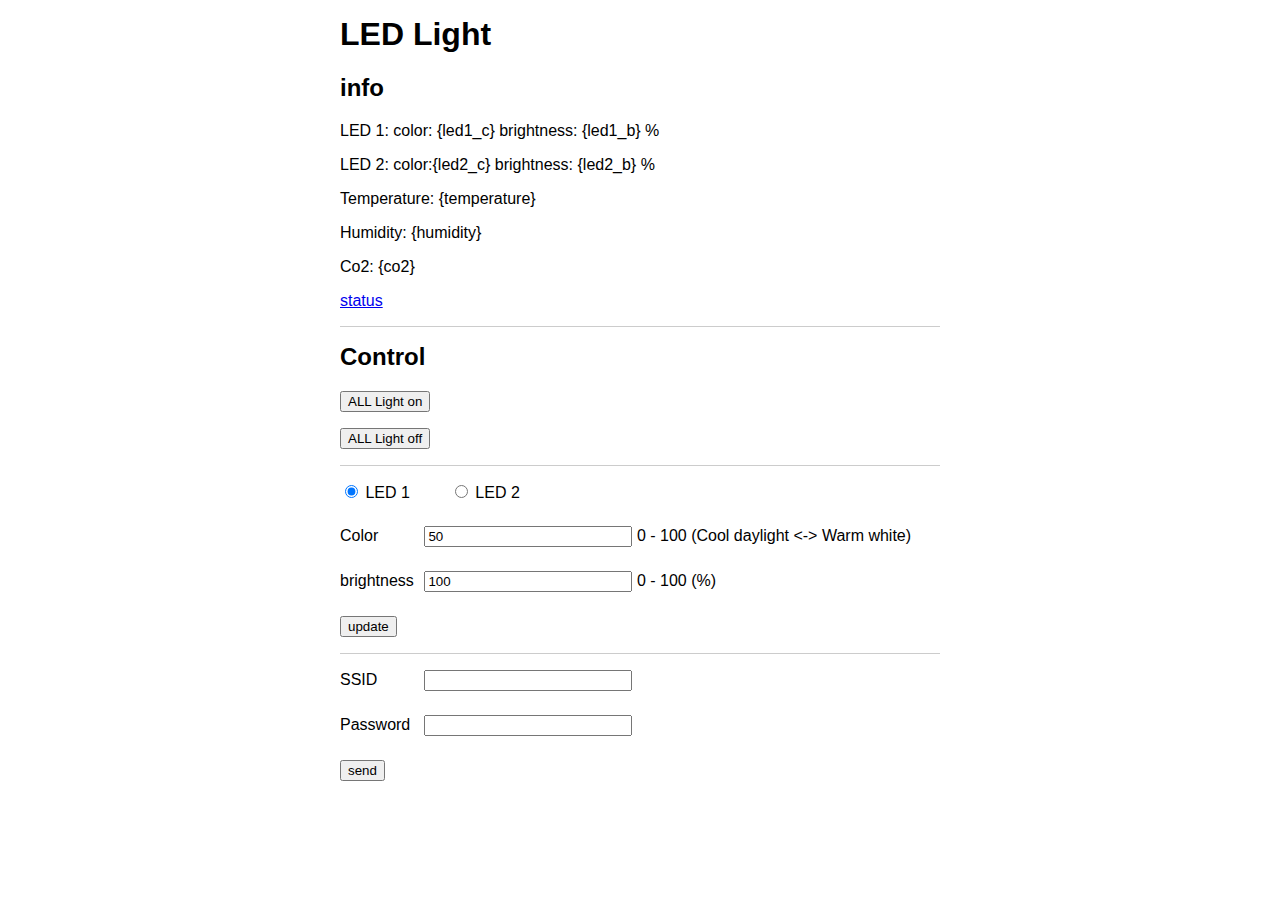
<file: rpw_led_co2_monitor/index.html>
<!DOCTYPE html>
<html>
<head>
    <title>LED Light</title>
    <link rel="stylesheet" href="styles.css">
</head>

<body>
<h1>LED Light</h1>
<h2>info</h2>
<div>
    <p>LED 1: color: {led1_c} brightness: {led1_b} %</p>
    <p>LED 2: color:{led2_c} brightness: {led2_b} %</p>
    <p>Temperature: {temperature}</p>
    <p>Humidity: {humidity}</p>
    <p>Co2: {co2}</p>
</div>
<a href="/status">status</a>
<hr>
<h2>Control</h2>
<div>
    <form action="./lighton">
        <input type="submit" value="ALL Light on" />
    </form>
</div>
<div>
    <form action="./lightoff">
        <input type="submit" value="ALL Light off" />
    </form>
</div>
<hr>
<div>
    <form action="./change_light" method="POST">
        <div>
            <input type="radio" id="led1" name="led" value="1" checked />
            <label for="led1">LED 1</label>
            <input type="radio" id="led2" name="led" value="2" />
            <label for="led2">LED 2</label>
        </div>
        <div>
            <label for="color">Color</label>
            <input id="color" type="number" min="0" max="100" step="10" name="color" value="50">
            0 - 100 (Cool daylight <-> Warm white)
        </div>
        <div>
            <label for="brightness">brightness</label>
            <input id="brightness" type="number" min="0" max="100" step="10" name="brightness" value="100">
            0 - 100 (%)
        </div>
        <input type="submit" value="update" />
    </form>
</div>
<hr>
<div>
    <form action="./set_wifi" method="POST">
        <div>
            <label for="ssid">SSID</label>
            <input type="text" id="ssid" name="ssid">
        </div>
        <div>
            <label for="password">Password</label>
            <input type="password" id="password" name="password">
        </div>
        <input type="submit" value="send">
    </form>
</div>
</body>
</html>
</file>
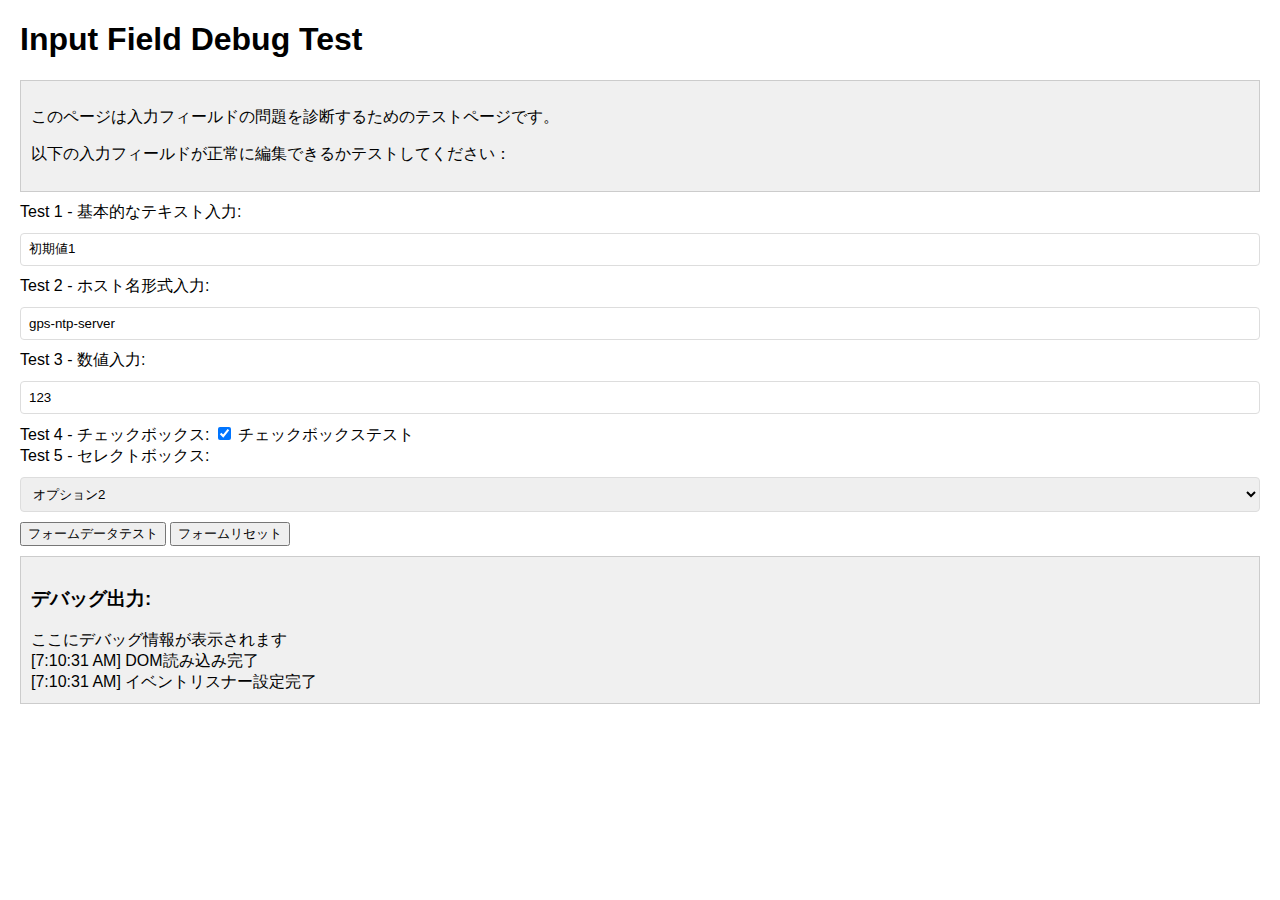
<file: ntp_gps_pico2/test_input_debug.html>
<!DOCTYPE html>
<html>
<head>
    <meta charset="UTF-8">
    <title>Input Field Debug Test</title>
    <style>
        body { font-family: Arial, sans-serif; margin: 20px; }
        .test-input { width: 100%; padding: 8px; border: 1px solid #ddd; border-radius: 4px; box-sizing: border-box; margin: 10px 0; }
        .debug-info { background: #f0f0f0; padding: 10px; margin: 10px 0; border: 1px solid #ccc; }
    </style>
</head>
<body>
    <h1>Input Field Debug Test</h1>
    
    <div class="debug-info">
        <p>このページは入力フィールドの問題を診断するためのテストページです。</p>
        <p>以下の入力フィールドが正常に編集できるかテストしてください：</p>
    </div>
    
    <form id="testForm">
        <div>
            <label for="test1">Test 1 - 基本的なテキスト入力:</label>
            <input type="text" id="test1" name="test1" class="test-input" value="初期値1" placeholder="テキストを入力してください">
        </div>
        
        <div>
            <label for="test2">Test 2 - ホスト名形式入力:</label>
            <input type="text" id="test2" name="test2" class="test-input" value="gps-ntp-server" placeholder="hostname">
        </div>
        
        <div>
            <label for="test3">Test 3 - 数値入力:</label>
            <input type="number" id="test3" name="test3" class="test-input" value="123" min="1" max="65535">
        </div>
        
        <div>
            <label for="test4">Test 4 - チェックボックス:</label>
            <input type="checkbox" id="test4" name="test4" checked>
            <label for="test4">チェックボックステスト</label>
        </div>
        
        <div>
            <label for="test5">Test 5 - セレクトボックス:</label>
            <select id="test5" name="test5" class="test-input">
                <option value="1">オプション1</option>
                <option value="2" selected>オプション2</option>
                <option value="3">オプション3</option>
            </select>
        </div>
        
        <button type="button" onclick="testFormData()">フォームデータテスト</button>
        <button type="button" onclick="resetForm()">フォームリセット</button>
    </form>
    
    <div class="debug-info" id="debugOutput">
        <h3>デバッグ出力:</h3>
        <div id="debugContent">ここにデバッグ情報が表示されます</div>
    </div>
    
    <script>
        function debugLog(message) {
            const debugContent = document.getElementById('debugContent');
            const timestamp = new Date().toLocaleTimeString();
            debugContent.innerHTML += `<div>[${timestamp}] ${message}</div>`;
        }
        
        function testFormData() {
            const form = document.getElementById('testForm');
            const formData = new FormData(form);
            
            debugLog('=== フォームデータテスト ===');
            for (let [key, value] of formData.entries()) {
                debugLog(`${key}: ${value}`);
            }
            
            // JSON形式でのテスト
            const jsonData = {};
            for (let [key, value] of formData.entries()) {
                const field = form.querySelector(`[name="${key}"]`);
                if (field.type === 'checkbox') {
                    jsonData[key] = field.checked;
                } else if (field.type === 'number') {
                    jsonData[key] = parseInt(value);
                } else {
                    jsonData[key] = value;
                }
            }
            
            debugLog('JSON形式: ' + JSON.stringify(jsonData, null, 2));
        }
        
        function resetForm() {
            document.getElementById('test1').value = '初期値1';
            document.getElementById('test2').value = 'gps-ntp-server';
            document.getElementById('test3').value = '123';
            document.getElementById('test4').checked = true;
            document.getElementById('test5').value = '2';
            debugLog('フォームをリセットしました');
        }
        
        // イベントリスナーをテスト
        document.addEventListener('DOMContentLoaded', function() {
            debugLog('DOM読み込み完了');
            
            // 各入力フィールドにイベントリスナーを追加
            const inputs = document.querySelectorAll('input, select');
            inputs.forEach((input, index) => {
                input.addEventListener('focus', function() {
                    debugLog(`フォーカス: ${this.id || 'ID無し'} (${this.type})`);
                });
                
                input.addEventListener('blur', function() {
                    debugLog(`ブラー: ${this.id || 'ID無し'} (${this.type}) = ${this.value}`);
                });
                
                input.addEventListener('input', function() {
                    debugLog(`入力変更: ${this.id || 'ID無し'} = ${this.value}`);
                });
                
                input.addEventListener('change', function() {
                    debugLog(`値変更: ${this.id || 'ID無し'} = ${this.value}`);
                });
            });
            
            debugLog('イベントリスナー設定完了');
        });
        
        // キーボードイベントのテスト
        document.addEventListener('keydown', function(e) {
            if (e.target.tagName === 'INPUT' || e.target.tagName === 'SELECT') {
                debugLog(`キー押下: ${e.key} (${e.keyCode}) on ${e.target.id}`);
            }
        });
        
        // マウスイベントのテスト
        document.addEventListener('click', function(e) {
            if (e.target.tagName === 'INPUT' || e.target.tagName === 'SELECT') {
                debugLog(`クリック: ${e.target.id} (${e.target.type})`);
            }
        });
    </script>
</body>
</html>
</file>
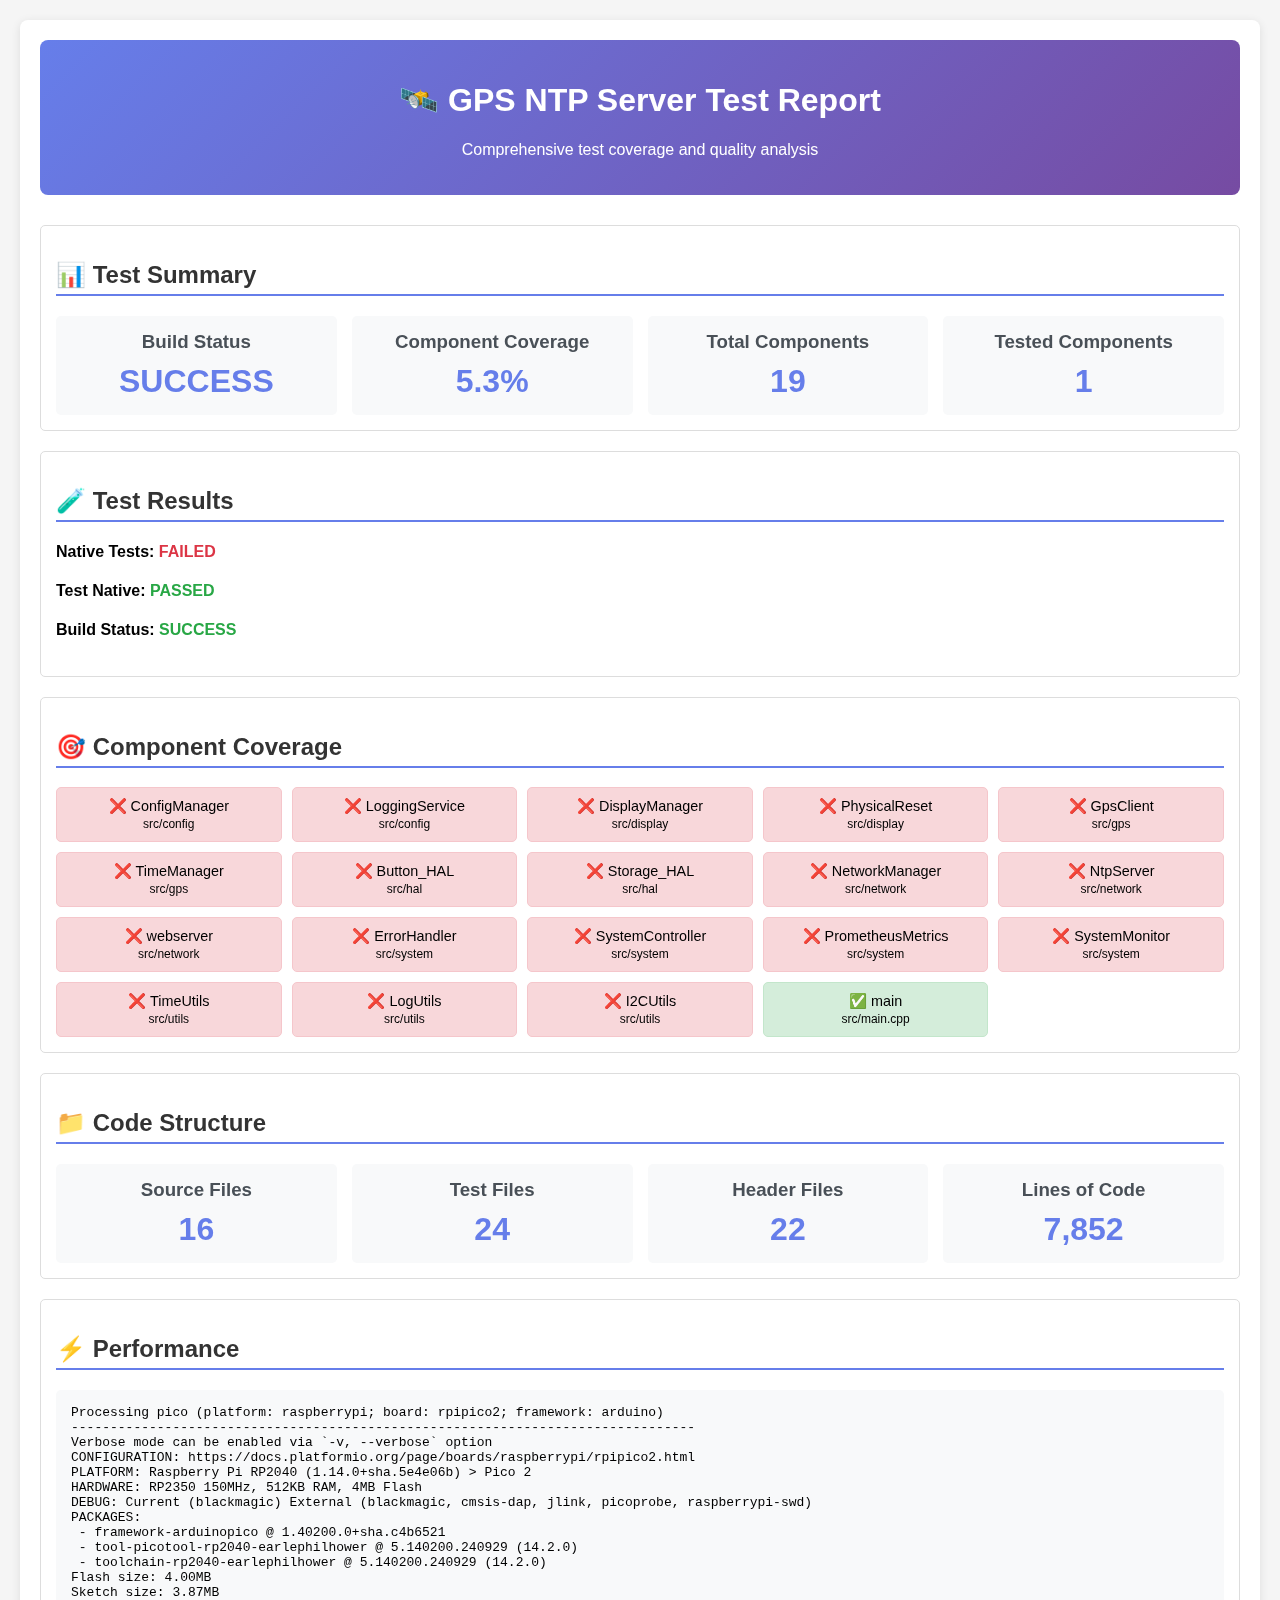
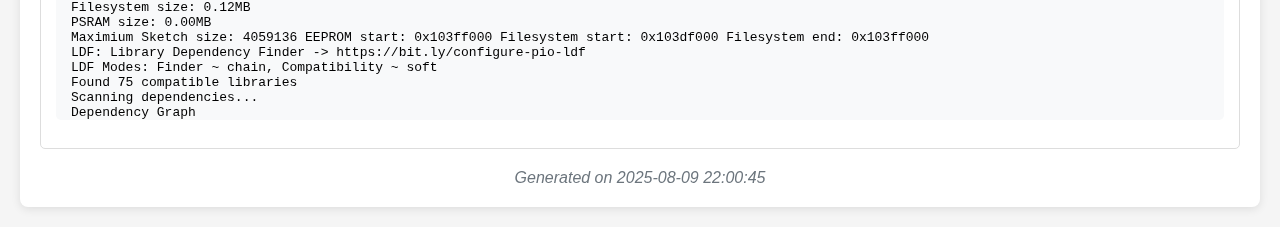
<file: ntp_gps_pico2/test_report.html>
<!DOCTYPE html>
<html lang="en">
<head>
    <meta charset="UTF-8">
    <meta name="viewport" content="width=device-width, initial-scale=1.0">
    <title>GPS NTP Server - Test Report</title>
    <style>
        body { font-family: Arial, sans-serif; margin: 20px; background: #f5f5f5; }
        .container { max-width: 1200px; margin: 0 auto; background: white; padding: 20px; border-radius: 8px; box-shadow: 0 2px 10px rgba(0,0,0,0.1); }
        .header { text-align: center; margin-bottom: 30px; padding: 20px; background: linear-gradient(135deg, #667eea 0%, #764ba2 100%); color: white; border-radius: 8px; }
        .section { margin: 20px 0; padding: 15px; border: 1px solid #ddd; border-radius: 5px; }
        .section h2 { color: #333; border-bottom: 2px solid #667eea; padding-bottom: 5px; }
        .metrics { display: grid; grid-template-columns: repeat(auto-fit, minmax(250px, 1fr)); gap: 15px; }
        .metric { background: #f8f9fa; padding: 15px; border-radius: 5px; text-align: center; }
        .metric h3 { margin: 0 0 10px 0; color: #495057; }
        .metric .value { font-size: 2em; font-weight: bold; color: #667eea; }
        .success { color: #28a745; }
        .warning { color: #ffc107; }
        .error { color: #dc3545; }
        .component-grid { display: grid; grid-template-columns: repeat(auto-fit, minmax(200px, 1fr)); gap: 10px; }
        .component { padding: 10px; border-radius: 5px; text-align: center; font-size: 0.9em; }
        .component.tested { background: #d4edda; border: 1px solid #c3e6cb; }
        .component.untested { background: #f8d7da; border: 1px solid #f5c6cb; }
        .timestamp { text-align: center; margin-top: 20px; color: #6c757d; font-style: italic; }
        pre { background: #f8f9fa; padding: 15px; border-radius: 5px; overflow-x: auto; max-height: 300px; }
    </style>
</head>
<body>
    <div class="container">
        <div class="header">
            <h1>🛰️ GPS NTP Server Test Report</h1>
            <p>Comprehensive test coverage and quality analysis</p>
        </div>
        
        <div class="section">
            <h2>📊 Test Summary</h2>
            <div class="metrics">
                <div class="metric">
                    <h3>Build Status</h3>
                    <div class="value success">SUCCESS</div>
                </div>
                <div class="metric">
                    <h3>Component Coverage</h3>
                    <div class="value">5.3%</div>
                </div>
                <div class="metric">
                    <h3>Total Components</h3>
                    <div class="value">19</div>
                </div>
                <div class="metric">
                    <h3>Tested Components</h3>
                    <div class="value">1</div>
                </div>
            </div>
        </div>
        
        <div class="section">
            <h2>🧪 Test Results</h2>
            
            <div style="margin-bottom: 15px;">
                <h4>Native Tests: <span class="error">FAILED</span></h4>
            </div>
            
            <div style="margin-bottom: 15px;">
                <h4>Test Native: <span class="success">PASSED</span></h4>
            </div>
            
            <div style="margin-bottom: 15px;">
                <h4>Build Status: <span class="success">SUCCESS</span></h4>
            </div>
            
        </div>
        
        <div class="section">
            <h2>🎯 Component Coverage</h2>
            <div class="component-grid">
                
            <div class="component untested">
                <div>❌ ConfigManager</div>
                <small>src/config</small>
            </div>
            
            <div class="component untested">
                <div>❌ LoggingService</div>
                <small>src/config</small>
            </div>
            
            <div class="component untested">
                <div>❌ DisplayManager</div>
                <small>src/display</small>
            </div>
            
            <div class="component untested">
                <div>❌ PhysicalReset</div>
                <small>src/display</small>
            </div>
            
            <div class="component untested">
                <div>❌ GpsClient</div>
                <small>src/gps</small>
            </div>
            
            <div class="component untested">
                <div>❌ TimeManager</div>
                <small>src/gps</small>
            </div>
            
            <div class="component untested">
                <div>❌ Button_HAL</div>
                <small>src/hal</small>
            </div>
            
            <div class="component untested">
                <div>❌ Storage_HAL</div>
                <small>src/hal</small>
            </div>
            
            <div class="component untested">
                <div>❌ NetworkManager</div>
                <small>src/network</small>
            </div>
            
            <div class="component untested">
                <div>❌ NtpServer</div>
                <small>src/network</small>
            </div>
            
            <div class="component untested">
                <div>❌ webserver</div>
                <small>src/network</small>
            </div>
            
            <div class="component untested">
                <div>❌ ErrorHandler</div>
                <small>src/system</small>
            </div>
            
            <div class="component untested">
                <div>❌ SystemController</div>
                <small>src/system</small>
            </div>
            
            <div class="component untested">
                <div>❌ PrometheusMetrics</div>
                <small>src/system</small>
            </div>
            
            <div class="component untested">
                <div>❌ SystemMonitor</div>
                <small>src/system</small>
            </div>
            
            <div class="component untested">
                <div>❌ TimeUtils</div>
                <small>src/utils</small>
            </div>
            
            <div class="component untested">
                <div>❌ LogUtils</div>
                <small>src/utils</small>
            </div>
            
            <div class="component untested">
                <div>❌ I2CUtils</div>
                <small>src/utils</small>
            </div>
            
            <div class="component tested">
                <div>✅ main</div>
                <small>src/main.cpp</small>
            </div>
            
            </div>
        </div>
        
        <div class="section">
            <h2>📁 Code Structure</h2>
            <div class="metrics">
                <div class="metric">
                    <h3>Source Files</h3>
                    <div class="value">16</div>
                </div>
                <div class="metric">
                    <h3>Test Files</h3>
                    <div class="value">24</div>
                </div>
                <div class="metric">
                    <h3>Header Files</h3>
                    <div class="value">22</div>
                </div>
                <div class="metric">
                    <h3>Lines of Code</h3>
                    <div class="value">7,852</div>
                </div>
            </div>
        </div>
        
        <div class="section">
            <h2>⚡ Performance</h2>
            <pre>Processing pico (platform: raspberrypi; board: rpipico2; framework: arduino)
--------------------------------------------------------------------------------
Verbose mode can be enabled via `-v, --verbose` option
CONFIGURATION: https://docs.platformio.org/page/boards/raspberrypi/rpipico2.html
PLATFORM: Raspberry Pi RP2040 (1.14.0+sha.5e4e06b) > Pico 2
HARDWARE: RP2350 150MHz, 512KB RAM, 4MB Flash
DEBUG: Current (blackmagic) External (blackmagic, cmsis-dap, jlink, picoprobe, raspberrypi-swd)
PACKAGES: 
 - framework-arduinopico @ 1.40200.0+sha.c4b6521 
 - tool-picotool-rp2040-earlephilhower @ 5.140200.240929 (14.2.0) 
 - toolchain-rp2040-earlephilhower @ 5.140200.240929 (14.2.0)
Flash size: 4.00MB
Sketch size: 3.87MB
Filesystem size: 0.12MB
PSRAM size: 0.00MB
Maximium Sketch size: 4059136 EEPROM start: 0x103ff000 Filesystem start: 0x103df000 Filesystem end: 0x103ff000
LDF: Library Dependency Finder -> https://bit.ly/configure-pio-ldf
LDF Modes: Finder ~ chain, Compatibility ~ soft
Found 75 compatible libraries
Scanning dependencies...
Dependency Graph
|-- Ethernet @ 2.0.2
|-- SparkFun u-blox GNSS Arduino Library @ 2.2.27+sha.4e542ba
|-- OLED SSD1306 - SH1106 @ 1.0.7+sha.f29660f
|-- QZQSM @ 1.3.0+sha.b5542a8
|-- QZSSDCX @ 1.0.0+sha.5aef035
|-- RTClib @ 2.1.4
|-- ArduinoJson @ 6.21.5
|-- LittleFS @ 0.1.0
|-- EEPROM @ 1.0
|-- SPI @ 1.0
|-- Wire @ 1.0
Building in release mode
Calculating size .pio/build/pico/firmware.elf
   text	   data	    bss	    dec	    hex	filename
 957080	  12288	  15476	 984844	  f070c	.pio/build/pico/firmware.elf
========================= [SUCCESS] Took 0.85 seconds =========================

Environment    Status    Duration
-------------  --------  ------------
pico           SUCCESS   00:00:00.853
========================= 1 succeeded in 00:00:00.853 =========================
</pre>
        </div>
        
        <div class="timestamp">
            Generated on 2025-08-09 22:00:45
        </div>
    </div>
</body>
</html>
</file>
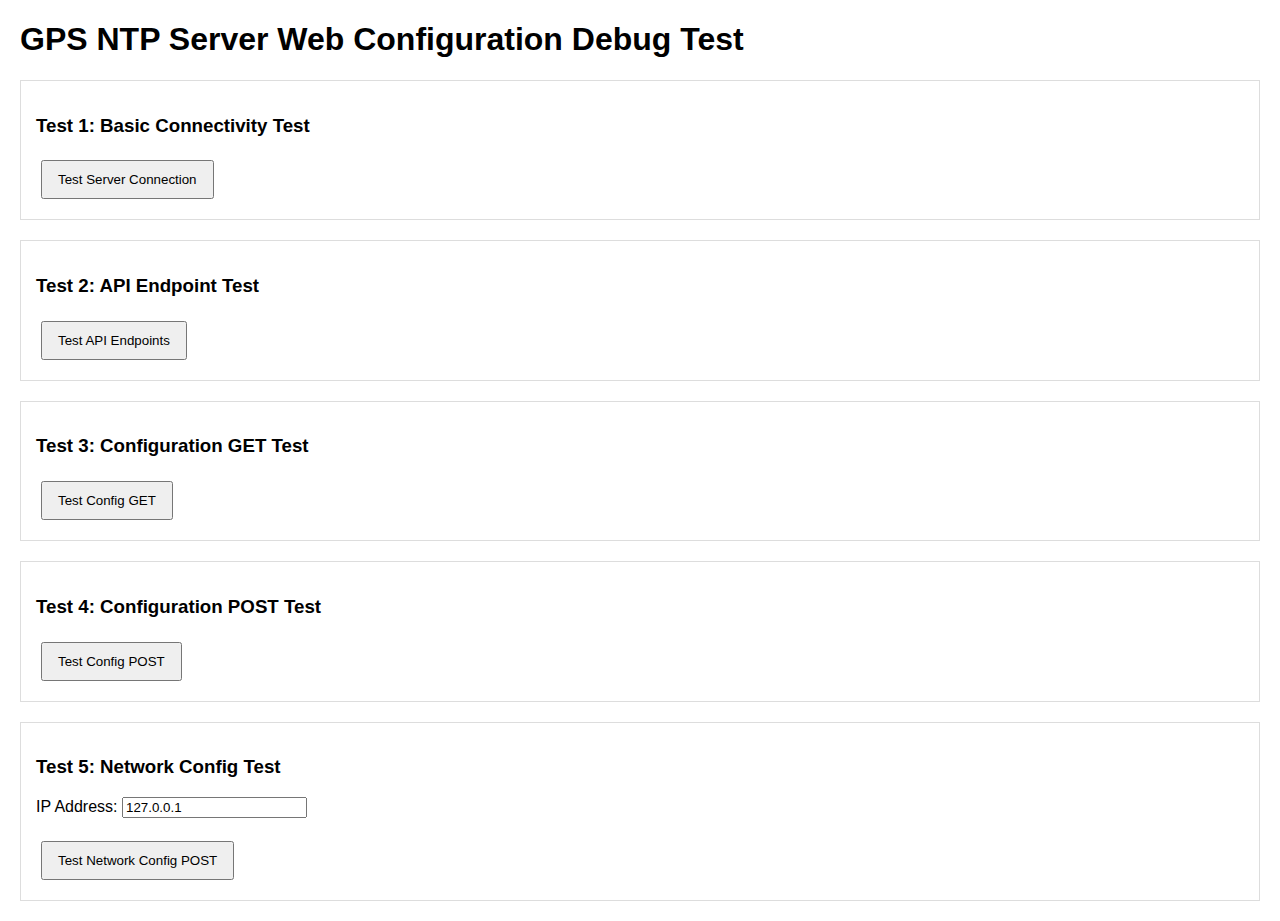
<file: ntp_gps_pico2/test_web_debug.html>
<!DOCTYPE html>
<html>
<head>
    <meta charset="UTF-8">
    <title>Web Config Debug Test</title>
    <style>
        body { font-family: Arial, sans-serif; margin: 20px; }
        .test-section { margin: 20px 0; padding: 15px; border: 1px solid #ddd; }
        button { padding: 10px 15px; margin: 5px; }
        .result { margin: 10px 0; padding: 10px; border-radius: 4px; }
        .success { background-color: #d4edda; color: #155724; }
        .error { background-color: #f8d7da; color: #721c24; }
    </style>
</head>
<body>
    <h1>GPS NTP Server Web Configuration Debug Test</h1>
    
    <div class="test-section">
        <h3>Test 1: Basic Connectivity Test</h3>
        <button onclick="testConnectivity()">Test Server Connection</button>
        <div id="connectivityResult"></div>
    </div>
    
    <div class="test-section">
        <h3>Test 2: API Endpoint Test</h3>
        <button onclick="testAPIEndpoints()">Test API Endpoints</button>
        <div id="apiResult"></div>
    </div>
    
    <div class="test-section">
        <h3>Test 3: Configuration GET Test</h3>
        <button onclick="testConfigGet()">Test Config GET</button>
        <div id="configGetResult"></div>
    </div>
    
    <div class="test-section">
        <h3>Test 4: Configuration POST Test</h3>
        <button onclick="testConfigPost()">Test Config POST</button>
        <div id="configPostResult"></div>
    </div>
    
    <div class="test-section">
        <h3>Test 5: Network Config Test</h3>
        <label>IP Address: <input type="text" id="deviceIP" value="192.168.1.100" placeholder="Enter device IP"></label><br><br>
        <button onclick="testNetworkConfig()">Test Network Config POST</button>
        <div id="networkConfigResult"></div>
    </div>

    <script>
        // Default device IP (update this based on your device)
        const getDeviceIP = () => document.getElementById('deviceIP').value || '192.168.1.100';
        
        function showResult(elementId, message, isSuccess = true) {
            const element = document.getElementById(elementId);
            element.innerHTML = `<div class="result ${isSuccess ? 'success' : 'error'}">${message}</div>`;
        }
        
        async function testConnectivity() {
            const deviceIP = getDeviceIP();
            try {
                const response = await fetch(`http://${deviceIP}/`);
                if (response.ok) {
                    showResult('connectivityResult', `✅ Successfully connected to device at ${deviceIP}`, true);
                } else {
                    showResult('connectivityResult', `❌ HTTP Error: ${response.status} ${response.statusText}`, false);
                }
            } catch (error) {
                showResult('connectivityResult', `❌ Connection failed: ${error.message}`, false);
            }
        }
        
        async function testAPIEndpoints() {
            const deviceIP = getDeviceIP();
            const endpoints = ['/api/config', '/api/config/network', '/api/config/gnss', '/api/config/ntp'];
            let results = [];
            
            for (const endpoint of endpoints) {
                try {
                    const response = await fetch(`http://${deviceIP}${endpoint}`);
                    if (response.ok) {
                        results.push(`✅ ${endpoint}: OK`);
                    } else {
                        results.push(`❌ ${endpoint}: ${response.status}`);
                    }
                } catch (error) {
                    results.push(`❌ ${endpoint}: ${error.message}`);
                }
            }
            
            showResult('apiResult', results.join('<br>'), true);
        }
        
        async function testConfigGet() {
            const deviceIP = getDeviceIP();
            try {
                const response = await fetch(`http://${deviceIP}/api/config/network`);
                if (response.ok) {
                    const data = await response.json();
                    showResult('configGetResult', `✅ Config GET successful<br><pre>${JSON.stringify(data, null, 2)}</pre>`, true);
                } else {
                    showResult('configGetResult', `❌ Config GET failed: ${response.status} ${response.statusText}`, false);
                }
            } catch (error) {
                showResult('configGetResult', `❌ Config GET error: ${error.message}`, false);
            }
        }
        
        async function testConfigPost() {
            const deviceIP = getDeviceIP();
            const testData = {
                hostname: "test-gps-ntp"
            };
            
            try {
                const response = await fetch(`http://${deviceIP}/api/config/network`, {
                    method: 'POST',
                    headers: {
                        'Content-Type': 'application/json'
                    },
                    body: JSON.stringify(testData)
                });
                
                const responseData = await response.json();
                
                if (response.ok && responseData.success) {
                    showResult('configPostResult', `✅ Config POST successful: ${responseData.message || 'Configuration updated'}`, true);
                } else {
                    showResult('configPostResult', `❌ Config POST failed: ${responseData.error || 'Unknown error'}`, false);
                }
            } catch (error) {
                showResult('configPostResult', `❌ Config POST error: ${error.message}`, false);
            }
        }
        
        async function testNetworkConfig() {
            const deviceIP = getDeviceIP();
            const networkConfig = {
                hostname: "debug-test-device",
                ip_address: 0,  // DHCP
                netmask: 0,
                gateway: 0,
                dns_server: 0
            };
            
            try {
                console.log('Sending network config:', networkConfig);
                
                const response = await fetch(`http://${deviceIP}/api/config/network`, {
                    method: 'POST',
                    headers: {
                        'Content-Type': 'application/json'
                    },
                    body: JSON.stringify(networkConfig)
                });
                
                console.log('Response status:', response.status);
                console.log('Response headers:', response.headers);
                
                const responseData = await response.json();
                console.log('Response data:', responseData);
                
                if (response.ok && responseData.success) {
                    showResult('networkConfigResult', `✅ Network config successful: ${responseData.message}`, true);
                } else {
                    showResult('networkConfigResult', `❌ Network config failed: ${responseData.error || 'Unknown error'}<br>Status: ${response.status}`, false);
                }
            } catch (error) {
                console.error('Network config error:', error);
                showResult('networkConfigResult', `❌ Network config error: ${error.message}`, false);
            }
        }
        
        // Auto-detect device IP if possible
        window.addEventListener('load', () => {
            // Try to use current location if accessing from same network
            if (window.location.hostname && window.location.hostname !== 'localhost') {
                document.getElementById('deviceIP').value = window.location.hostname;
            }
        });
    </script>
</body>
</html>
</file>
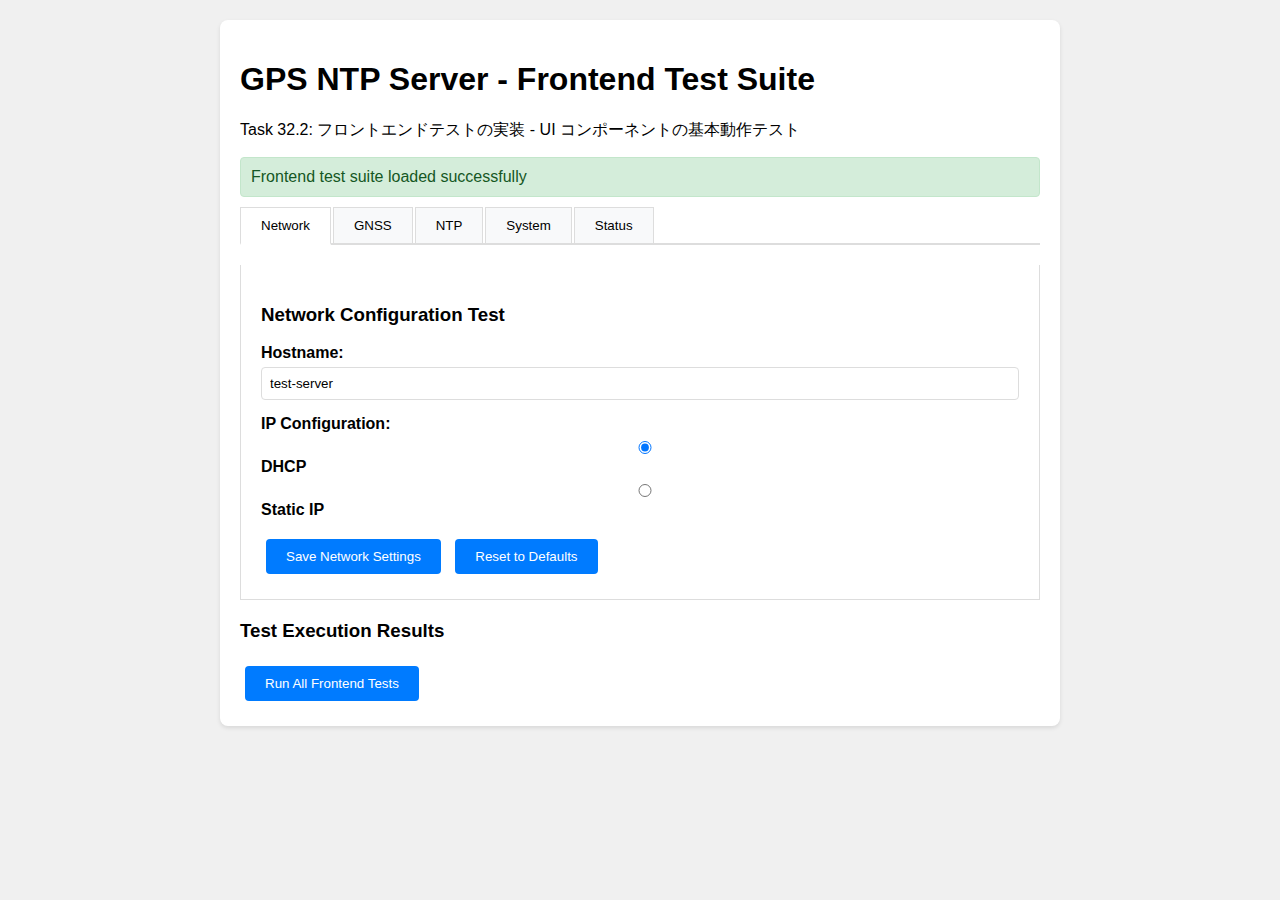
<file: ntp_gps_pico2/test/test_frontend_basic.html>
<!DOCTYPE HTML>
<html>
<head>
    <meta charset="UTF-8">
    <meta name="viewport" content="width=device-width, initial-scale=1.0">
    <title>GPS NTP Server - Frontend Test Suite</title>
    <style>
        body { 
            font-family: Arial, sans-serif; 
            margin: 20px; 
            background-color: #f0f0f0; 
        }
        .test-container { 
            max-width: 800px; 
            margin: 0 auto; 
            background: white; 
            padding: 20px; 
            border-radius: 8px; 
            box-shadow: 0 2px 4px rgba(0,0,0,0.1); 
        }
        .test-section { 
            margin: 20px 0; 
            padding: 15px; 
            border: 1px solid #ddd; 
            border-radius: 5px; 
        }
        .test-pass { 
            background-color: #d4edda; 
            color: #155724; 
        }
        .test-fail { 
            background-color: #f8d7da; 
            color: #721c24; 
        }
        .test-pending { 
            background-color: #fff3cd; 
            color: #856404; 
        }
        .tab-nav {
            display: flex;
            border-bottom: 2px solid #ddd;
            margin-bottom: 20px;
        }
        .tab-button {
            padding: 10px 20px;
            background: #f8f9fa;
            border: 1px solid #ddd;
            border-bottom: none;
            cursor: pointer;
            margin-right: 2px;
        }
        .tab-button.active {
            background: white;
            border-bottom: 2px solid white;
            margin-bottom: -2px;
        }
        .tab-content {
            display: none;
            padding: 20px;
            border: 1px solid #ddd;
            border-top: none;
            background: white;
        }
        .tab-content.active {
            display: block;
        }
        .form-group {
            margin: 15px 0;
        }
        .form-group label {
            display: block;
            margin-bottom: 5px;
            font-weight: bold;
        }
        .form-group input, .form-group select {
            width: 100%;
            padding: 8px;
            border: 1px solid #ddd;
            border-radius: 4px;
            box-sizing: border-box;
        }
        .error-field {
            border-color: #dc3545;
            background-color: #f8d7da;
        }
        .button {
            background: #007bff;
            color: white;
            padding: 10px 20px;
            border: none;
            border-radius: 4px;
            cursor: pointer;
            margin: 5px;
        }
        .button:hover {
            background: #0056b3;
        }
        .message {
            padding: 10px;
            margin: 10px 0;
            border-radius: 4px;
        }
        .message.success {
            background-color: #d4edda;
            color: #155724;
            border: 1px solid #c3e6cb;
        }
        .message.error {
            background-color: #f8d7da;
            color: #721c24;
            border: 1px solid #f5c6cb;
        }
        .message.warning {
            background-color: #fff3cd;
            color: #856404;
            border: 1px solid #ffeaa7;
        }
        #testResults {
            margin-top: 20px;
        }
        .status-indicator {
            padding: 4px 8px;
            border-radius: 4px;
            font-size: 12px;
            font-weight: bold;
        }
        .status-ok {
            background-color: #28a745;
            color: white;
        }
        .status-warning {
            background-color: #ffc107;
            color: #212529;
        }
        .status-error {
            background-color: #dc3545;
            color: white;
        }
    </style>
</head>
<body>
    <div class="test-container">
        <h1>GPS NTP Server - Frontend Test Suite</h1>
        <p>Task 32.2: フロントエンドテストの実装 - UI コンポーネントの基本動作テスト</p>
        
        <div id="messageContainer"></div>
        
        <!-- Tab Navigation Test -->
        <div class="tab-nav">
            <button class="tab-button active" onclick="showTab('network')">Network</button>
            <button class="tab-button" onclick="showTab('gnss')">GNSS</button>
            <button class="tab-button" onclick="showTab('ntp')">NTP</button>
            <button class="tab-button" onclick="showTab('system')">System</button>
            <button class="tab-button" onclick="showTab('status')">Status</button>
        </div>

        <!-- Network Tab -->
        <div id="network" class="tab-content active">
            <h3>Network Configuration Test</h3>
            <form id="networkForm">
                <div class="form-group">
                    <label for="hostname">Hostname:</label>
                    <input type="text" id="hostname" name="hostname" value="test-server">
                </div>
                <div class="form-group">
                    <label>IP Configuration:</label>
                    <label><input type="radio" name="ip_mode" value="dhcp" checked> DHCP</label>
                    <label><input type="radio" name="ip_mode" value="static"> Static IP</label>
                </div>
                <div id="static-ip-fields" style="display: none;">
                    <div class="form-group">
                        <label for="ip_address">IP Address:</label>
                        <input type="text" id="ip_address" name="ip_address" placeholder="192.168.1.100">
                    </div>
                    <div class="form-group">
                        <label for="netmask">Netmask:</label>
                        <input type="text" id="netmask" name="netmask" placeholder="255.255.255.0">
                    </div>
                    <div class="form-group">
                        <label for="gateway">Gateway:</label>
                        <input type="text" id="gateway" name="gateway" placeholder="192.168.1.1">
                    </div>
                </div>
                <button type="submit" class="button">Save Network Settings</button>
                <button type="button" class="button" onclick="resetNetworkDefaults()">Reset to Defaults</button>
            </form>
        </div>

        <!-- GNSS Tab -->
        <div id="gnss" class="tab-content">
            <h3>GNSS Configuration Test</h3>
            <form id="gnssForm">
                <div class="form-group">
                    <label><input type="checkbox" id="gps_enabled" name="gps_enabled" checked> GPS</label>
                    <label><input type="checkbox" id="glonass_enabled" name="glonass_enabled" checked> GLONASS</label>
                    <label><input type="checkbox" id="galileo_enabled" name="galileo_enabled" checked> Galileo</label>
                    <label><input type="checkbox" id="beidou_enabled" name="beidou_enabled"> BeiDou</label>
                    <label><input type="checkbox" id="qzss_enabled" name="qzss_enabled" checked> QZSS</label>
                </div>
                <div class="form-group">
                    <label for="gnss_update_rate">Update Rate (Hz):</label>
                    <select id="gnss_update_rate" name="gnss_update_rate">
                        <option value="1" selected>1 Hz</option>
                        <option value="5">5 Hz</option>
                        <option value="10">10 Hz</option>
                    </select>
                </div>
                <button type="submit" class="button">Save GNSS Settings</button>
                <button type="button" class="button" onclick="resetGnssDefaults()">Reset to Defaults</button>
            </form>
        </div>

        <!-- NTP Tab -->
        <div id="ntp" class="tab-content">
            <h3>NTP Configuration Test</h3>
            <form id="ntpForm">
                <div class="form-group">
                    <label><input type="checkbox" id="ntp_enabled" name="ntp_enabled" checked> Enable NTP Server</label>
                </div>
                <div class="form-group">
                    <label for="ntp_port">NTP Port:</label>
                    <input type="number" id="ntp_port" name="ntp_port" value="123" min="1" max="65535">
                </div>
                <div class="form-group">
                    <label for="ntp_stratum">Stratum Level:</label>
                    <select id="ntp_stratum" name="ntp_stratum">
                        <option value="1" selected>1 (Primary)</option>
                        <option value="2">2 (Secondary)</option>
                        <option value="3">3 (Tertiary)</option>
                    </select>
                </div>
                <button type="submit" class="button">Save NTP Settings</button>
                <button type="button" class="button" onclick="resetNtpDefaults()">Reset to Defaults</button>
            </form>
        </div>

        <!-- System Tab -->
        <div id="system" class="tab-content">
            <h3>System Configuration Test</h3>
            <form id="systemForm">
                <div class="form-group">
                    <label><input type="checkbox" id="auto_restart_enabled" name="auto_restart_enabled"> Auto Restart</label>
                </div>
                <div class="form-group">
                    <label for="restart_interval">Restart Interval (hours):</label>
                    <input type="number" id="restart_interval" name="restart_interval" value="24" min="1" max="168">
                </div>
                <div class="form-group">
                    <label><input type="checkbox" id="debug_enabled" name="debug_enabled"> Debug Mode</label>
                </div>
                <button type="submit" class="button">Save System Settings</button>
                <button type="button" class="button" onclick="resetSystemDefaults()">Reset to Defaults</button>
            </form>
        </div>

        <!-- Status Tab -->
        <div id="status" class="tab-content">
            <h3>System Status Test</h3>
            <div class="form-group">
                <label>System Uptime:</label>
                <span id="system-uptime" class="status-indicator status-ok">2h 35m</span>
            </div>
            <div class="form-group">
                <label>Free Memory:</label>
                <span id="free-memory" class="status-indicator status-ok">485 KB</span>
            </div>
            <div class="form-group">
                <label>GPS Fix Status:</label>
                <span id="gps-fix-status" class="status-indicator status-ok">3D Fix</span>
            </div>
            <div class="form-group">
                <label>Satellites:</label>
                <span id="satellite-count" class="status-indicator status-ok">12 / 8</span>
            </div>
            <div class="form-group">
                <label>GPS Position:</label>
                <span id="gps-position" class="status-indicator status-ok">35.681382, 139.766084</span>
            </div>
            <div class="form-group">
                <label>PPS Status:</label>
                <span id="pps-status" class="status-indicator status-ok">Active</span>
            </div>
            <div class="form-group">
                <label>NTP Stratum:</label>
                <span id="current-stratum" class="status-indicator status-ok">1</span>
            </div>
            <div class="form-group">
                <label>NTP Requests:</label>
                <span id="ntp-requests" class="status-indicator status-ok">1,247</span>
            </div>
            <button type="button" class="button" onclick="refreshStatus()">Refresh Status</button>
        </div>

        <!-- Test Results -->
        <div id="testResults">
            <h3>Test Execution Results</h3>
            <button class="button" onclick="runAllTests()">Run All Frontend Tests</button>
            <div id="testOutput"></div>
        </div>
    </div>

    <script>
        // Frontend Test Suite Implementation
        
        // Test counter and results
        let testCount = 0;
        let passCount = 0;
        let failCount = 0;
        let testResults = [];

        // Helper functions from the actual web interface
        function showTab(tabName) {
            // Hide all tab contents
            const contents = document.querySelectorAll('.tab-content');
            contents.forEach(content => content.classList.remove('active'));
            
            // Remove active class from all buttons
            const buttons = document.querySelectorAll('.tab-button');
            buttons.forEach(button => button.classList.remove('active'));
            
            // Show selected tab content
            document.getElementById(tabName).classList.add('active');
            
            // Add active class to clicked button
            const activeButton = Array.from(buttons).find(button => 
                button.textContent.toLowerCase() === tabName.toLowerCase());
            if (activeButton) {
                activeButton.classList.add('active');
            }
        }

        function validateIP(ip) {
            const ipRegex = /^(25[0-5]|2[0-4][0-9]|[01]?[0-9][0-9]?)\.(25[0-5]|2[0-4][0-9]|[01]?[0-9][0-9]?)\.(25[0-5]|2[0-4][0-9]|[01]?[0-9][0-9]?)\.(25[0-5]|2[0-4][0-9]|[01]?[0-9][0-9]?)$/;
            return ipRegex.test(ip);
        }

        function validatePort(port) {
            const portNum = parseInt(port);
            return !isNaN(portNum) && portNum >= 1 && portNum <= 65535;
        }

        function validateHostname(hostname) {
            if (!hostname || hostname.length === 0 || hostname.length > 63) return false;
            const hostnameRegex = /^[a-zA-Z0-9]([a-zA-Z0-9\-]{0,61}[a-zA-Z0-9])?$/;
            return hostnameRegex.test(hostname);
        }

        function showMessage(message, type) {
            const container = document.getElementById('messageContainer');
            container.innerHTML = '<div class="message ' + type + '">' + message + '</div>';
            setTimeout(() => container.innerHTML = '', 5000);
        }

        function clearFieldErrors() {
            const errorFields = document.querySelectorAll('.error-field');
            errorFields.forEach(field => field.classList.remove('error-field'));
        }

        // Reset functions
        function resetNetworkDefaults() {
            document.getElementById('hostname').value = 'gps-ntp-server';
            document.querySelector('input[name="ip_mode"][value="dhcp"]').checked = true;
            document.getElementById('static-ip-fields').style.display = 'none';
            document.getElementById('ip_address').value = '';
            document.getElementById('netmask').value = '';
            document.getElementById('gateway').value = '';
            clearFieldErrors();
            showMessage('Network settings reset to defaults', 'success');
        }

        function resetGnssDefaults() {
            document.getElementById('gps_enabled').checked = true;
            document.getElementById('glonass_enabled').checked = true;
            document.getElementById('galileo_enabled').checked = true;
            document.getElementById('beidou_enabled').checked = false;
            document.getElementById('qzss_enabled').checked = true;
            document.getElementById('gnss_update_rate').value = '1';
            clearFieldErrors();
            showMessage('GNSS settings reset to defaults', 'success');
        }

        function resetNtpDefaults() {
            document.getElementById('ntp_enabled').checked = true;
            document.getElementById('ntp_port').value = '123';
            document.getElementById('ntp_stratum').value = '1';
            clearFieldErrors();
            showMessage('NTP settings reset to defaults', 'success');
        }

        function resetSystemDefaults() {
            document.getElementById('auto_restart_enabled').checked = false;
            document.getElementById('restart_interval').value = '24';
            document.getElementById('debug_enabled').checked = false;
            clearFieldErrors();
            showMessage('System settings reset to defaults', 'success');
        }

        function refreshStatus() {
            // Mock status refresh
            showMessage('Status refreshed successfully', 'success');
        }

        // Test suite implementation
        function runTest(testName, testFunction) {
            testCount++;
            console.log(`Running test: ${testName}`);
            
            try {
                const result = testFunction();
                if (result === true || result === undefined) {
                    passCount++;
                    testResults.push(`✓ ${testName} - PASS`);
                    console.log(`✓ ${testName} - PASS`);
                } else {
                    failCount++;
                    testResults.push(`✗ ${testName} - FAIL: ${result}`);
                    console.log(`✗ ${testName} - FAIL: ${result}`);
                }
            } catch (error) {
                failCount++;
                testResults.push(`✗ ${testName} - ERROR: ${error.message}`);
                console.log(`✗ ${testName} - ERROR: ${error.message}`);
            }
        }

        // Test 1: Tab Navigation Test
        function testTabNavigation() {
            showTab('network');
            if (!document.getElementById('network').classList.contains('active')) {
                return 'Network tab not activated';
            }
            
            showTab('gnss');
            if (!document.getElementById('gnss').classList.contains('active')) {
                return 'GNSS tab not activated';
            }
            
            if (document.getElementById('network').classList.contains('active')) {
                return 'Previous tab still active';
            }
            
            return true;
        }

        // Test 2: Form Validation Test
        function testFormValidation() {
            // Test IP validation
            if (!validateIP('192.168.1.1')) return 'Valid IP failed validation';
            if (validateIP('256.1.1.1')) return 'Invalid IP passed validation';
            if (validateIP('192.168.1')) return 'Incomplete IP passed validation';
            
            // Test port validation  
            if (!validatePort('123')) return 'Valid port failed validation';
            if (validatePort('0')) return 'Invalid port 0 passed validation';
            if (validatePort('65536')) return 'Invalid port 65536 passed validation';
            
            // Test hostname validation
            if (!validateHostname('test-server')) return 'Valid hostname failed validation';
            if (validateHostname('')) return 'Empty hostname passed validation';
            if (validateHostname('a'.repeat(64))) return 'Too long hostname passed validation';
            if (validateHostname('-invalid')) return 'Invalid hostname with leading dash passed validation';
            
            return true;
        }

        // Test 3: Form Field Interaction Test
        function testFormFieldInteraction() {
            // Test static IP fields visibility
            const dhcpRadio = document.querySelector('input[name="ip_mode"][value="dhcp"]');
            const staticRadio = document.querySelector('input[name="ip_mode"][value="static"]');
            const staticFields = document.getElementById('static-ip-fields');
            
            dhcpRadio.checked = true;
            staticRadio.dispatchEvent(new Event('change'));
            
            staticRadio.checked = true;
            staticRadio.dispatchEvent(new Event('change'));
            
            if (staticFields.style.display !== 'block') {
                return 'Static IP fields not shown when static mode selected';
            }
            
            dhcpRadio.checked = true;
            dhcpRadio.dispatchEvent(new Event('change'));
            
            if (staticFields.style.display !== 'none') {
                return 'Static IP fields not hidden when DHCP mode selected';
            }
            
            return true;
        }

        // Test 4: Reset Functions Test
        function testResetFunctions() {
            // Test network reset
            document.getElementById('hostname').value = 'custom-name';
            resetNetworkDefaults();
            
            if (document.getElementById('hostname').value !== 'gps-ntp-server') {
                return 'Network reset did not restore default hostname';
            }
            
            // Test GNSS reset
            document.getElementById('gps_enabled').checked = false;
            resetGnssDefaults();
            
            if (!document.getElementById('gps_enabled').checked) {
                return 'GNSS reset did not restore GPS enabled state';
            }
            
            return true;
        }

        // Test 5: Message Display Test
        function testMessageDisplay() {
            showMessage('Test success message', 'success');
            
            const messageContainer = document.getElementById('messageContainer');
            if (!messageContainer.innerHTML.includes('success')) {
                return 'Success message not displayed correctly';
            }
            
            showMessage('Test error message', 'error');
            
            if (!messageContainer.innerHTML.includes('error')) {
                return 'Error message not displayed correctly';
            }
            
            return true;
        }

        // Test 6: Form Data Collection Test
        function testFormDataCollection() {
            // Set form values
            document.getElementById('hostname').value = 'test-data';
            document.getElementById('ntp_port').value = '1123';
            document.getElementById('gps_enabled').checked = true;
            document.getElementById('glonass_enabled').checked = false;
            
            // Collect network form data
            const networkForm = document.getElementById('networkForm');
            const networkFormData = new FormData(networkForm);
            const networkJsonData = {};
            for (let [key, value] of networkFormData.entries()) {
                networkJsonData[key] = value;
            }
            
            if (networkJsonData.hostname !== 'test-data') {
                return 'Network form data collection failed';
            }
            
            // Collect NTP form data
            const ntpForm = document.getElementById('ntpForm');
            const ntpFormData = new FormData(ntpForm);
            const ntpJsonData = {};
            for (let [key, value] of ntpFormData.entries()) {
                ntpJsonData[key] = value;
            }
            
            if (ntpJsonData.ntp_port !== '1123') {
                return 'NTP form data collection failed';
            }
            
            return true;
        }

        // Test 7: Status Display Test
        function testStatusDisplay() {
            const statusElements = [
                'system-uptime',
                'free-memory', 
                'gps-fix-status',
                'satellite-count',
                'gps-position',
                'pps-status',
                'current-stratum',
                'ntp-requests'
            ];
            
            for (const elementId of statusElements) {
                const element = document.getElementById(elementId);
                if (!element) {
                    return `Status element ${elementId} not found`;
                }
                if (!element.textContent.trim()) {
                    return `Status element ${elementId} has no content`;
                }
            }
            
            return true;
        }

        // Test 8: Browser Compatibility Test
        function testBrowserCompatibility() {
            // Test modern JavaScript features
            try {
                // Test ES6 features
                const testArray = [1, 2, 3];
                const doubled = testArray.map(x => x * 2);
                
                // Test DOM query methods
                const testElements = document.querySelectorAll('.tab-button');
                if (testElements.length === 0) {
                    return 'querySelectorAll not working';
                }
                
                // Test event handling
                const testButton = document.createElement('button');
                testButton.addEventListener('click', function() {});
                
                // Test FormData API
                const testForm = document.getElementById('networkForm');
                const testFormData = new FormData(testForm);
                
                return true;
            } catch (error) {
                return `Browser compatibility issue: ${error.message}`;
            }
        }

        // Run all tests
        function runAllTests() {
            testCount = 0;
            passCount = 0;
            failCount = 0;
            testResults = [];
            
            console.log('=== Frontend Test Suite Starting ===');
            
            runTest('Tab Navigation', testTabNavigation);
            runTest('Form Validation', testFormValidation);
            runTest('Form Field Interaction', testFormFieldInteraction);
            runTest('Reset Functions', testResetFunctions);
            runTest('Message Display', testMessageDisplay);
            runTest('Form Data Collection', testFormDataCollection);
            runTest('Status Display', testStatusDisplay);
            runTest('Browser Compatibility', testBrowserCompatibility);
            
            // Display results
            const outputDiv = document.getElementById('testOutput');
            const summary = `
                <h4>Test Summary</h4>
                <p>Total Tests: ${testCount}</p>
                <p class="test-pass">Passed: ${passCount}</p>
                <p class="test-fail">Failed: ${failCount}</p>
                <p>Success Rate: ${((passCount / testCount) * 100).toFixed(1)}%</p>
                
                <h4>Detailed Results</h4>
                <ul>
                    ${testResults.map(result => `<li>${result}</li>`).join('')}
                </ul>
            `;
            
            outputDiv.innerHTML = summary;
            
            console.log('=== Frontend Test Suite Completed ===');
            console.log(`Results: ${passCount}/${testCount} tests passed`);
            
            showMessage(`Frontend tests completed: ${passCount}/${testCount} passed`, 
                       failCount === 0 ? 'success' : 'warning');
        }

        // Initialize page
        document.addEventListener('DOMContentLoaded', function() {
            console.log('Frontend test page loaded');
            
            // Add event listeners for IP mode radio buttons
            const ipModeRadios = document.querySelectorAll('input[name="ip_mode"]');
            ipModeRadios.forEach(radio => {
                radio.addEventListener('change', function() {
                    document.getElementById('static-ip-fields').style.display = 
                        this.value === 'static' ? 'block' : 'none';
                });
            });
            
            // Add form submit handlers
            document.getElementById('networkForm').addEventListener('submit', function(e) {
                e.preventDefault();
                showMessage('Network form submitted (test mode)', 'success');
            });
            
            document.getElementById('gnssForm').addEventListener('submit', function(e) {
                e.preventDefault();
                showMessage('GNSS form submitted (test mode)', 'success');
            });
            
            document.getElementById('ntpForm').addEventListener('submit', function(e) {
                e.preventDefault();
                showMessage('NTP form submitted (test mode)', 'success');
            });
            
            document.getElementById('systemForm').addEventListener('submit', function(e) {
                e.preventDefault();
                showMessage('System form submitted (test mode)', 'success');
            });
            
            showMessage('Frontend test suite loaded successfully', 'success');
        });
    </script>
</body>
</html>
</file>
<file: rpw_led_co2_monitor/styles.css>
body {
    font-family: sans-serif;
    max-width: 600px;
    margin: 0 auto;
    padding: 1em;
}

h1, h2 {
    margin-top: 0;
}

div {
    margin-bottom: 1em;
}

hr {
    border: none;
    border-top: 1px solid #ccc;
    margin: 1em 0;
}

form {
    display: flex;
    flex-direction: column;
    gap: 0.5em;
}

input[type="submit"] {
    align-self: flex-start;
    cursor: pointer;
}

input[type="text"],
input[type="password"],
input[type="number"] {
    width: 100%;
    max-width: 200px;
}

label {
    display: inline-block;
    min-width: 80px;
}
</file>
